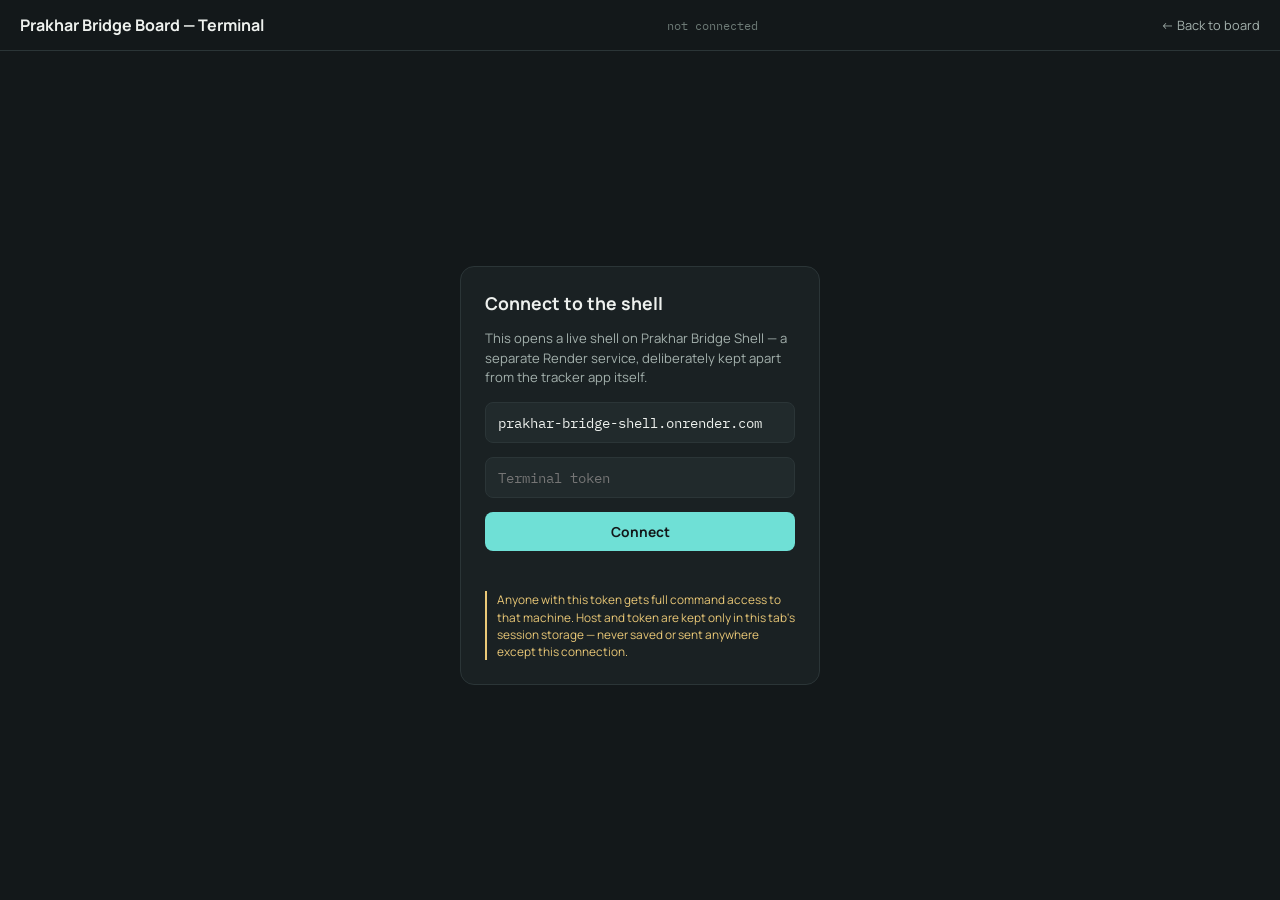
<file: signal-desk/frontend/terminal.html>
<!doctype html>
<html lang="en">
<head>
<meta charset="utf-8">
<meta name="viewport" content="width=device-width, initial-scale=1">
<title>Prakhar Bridge Board — Terminal</title>
<link rel="stylesheet" href="vendor/xterm.css">
<script src="vendor/xterm.js"></script>
<script src="vendor/xterm-addon-fit.js"></script>
<link rel="preconnect" href="https://fonts.googleapis.com">
<link rel="stylesheet" href="https://fonts.googleapis.com/css2?family=Manrope:wght@400;500;600;700;800&family=IBM+Plex+Mono:wght@400;500;600&display=swap">
<style>
  :root{
    --bg:#13181a;
    --surface:#1a2123;
    --surface-2:#212a2c;
    --ink:#eef1ee;
    --ink-soft:#a3b0ac;
    --ink-faint:#6d7a76;
    --border:#2b3537;
    --accent:#6fe0d6;
    --bad-ink:#f08a72;
    --warn-ink:#eac877;
    --font-ui:'Manrope', ui-sans-serif, system-ui, -apple-system, sans-serif;
    --font-mono:'IBM Plex Mono', ui-monospace, 'SFMono-Regular', Menlo, monospace;
    color-scheme: dark;
  }
  *{ box-sizing:border-box; }
  html,body{ margin:0; height:100%; }
  body{
    background:var(--bg); color:var(--ink); font-family:var(--font-ui);
    display:flex; flex-direction:column;
  }

  header{
    display:flex; align-items:center; justify-content:space-between; gap:12px;
    padding:14px 20px; border-bottom:1px solid var(--border); flex-shrink:0;
  }
  header .title{ font-weight:700; font-size:1rem; }
  header .status{ font-family:var(--font-mono); font-size:.76rem; color:var(--ink-faint); }
  header .status.live{ color:var(--accent); }
  header .status.err{ color:var(--bad-ink); }
  header a{ color:var(--ink-soft); font-size:.8rem; text-decoration:none; }
  header a:hover{ color:var(--ink); text-decoration:underline; }

  #gate{
    flex:1; display:flex; align-items:center; justify-content:center; padding:20px;
  }
  .gate-card{
    width:100%; max-width:360px; background:var(--surface); border:1px solid var(--border);
    border-radius:14px; padding:24px; display:flex; flex-direction:column; gap:14px;
  }
  .gate-card h1{ font-size:1.1rem; margin:0; }
  .gate-card p{ font-size:.82rem; color:var(--ink-soft); line-height:1.5; margin:0; }
  .gate-card input{
    font-family:var(--font-mono); font-size:.9rem; color:var(--ink);
    background:var(--surface-2); border:1px solid var(--border); border-radius:8px;
    padding:10px 12px; width:100%;
  }
  .gate-card input:focus{ outline:2px solid var(--accent); outline-offset:1px; }
  .gate-card button{
    font-family:var(--font-ui); font-weight:700; font-size:.86rem;
    border:none; border-radius:8px; padding:10px 16px; cursor:pointer;
    background:var(--accent); color:var(--bg);
  }
  .gate-card .warn{
    font-size:.74rem; color:var(--warn-ink); line-height:1.45;
    border-left:2px solid var(--warn-ink); padding-left:10px;
  }
  .gate-error{ font-size:.78rem; color:var(--bad-ink); min-height:1em; }

  #term-wrap{ flex:1; display:none; padding:12px; min-height:0; }
  #terminal{ height:100%; }

  .xterm{ padding:6px; }
</style>
</head>
<body>

<header>
  <div class="title">Prakhar Bridge Board — Terminal</div>
  <div class="status" id="status">not connected</div>
  <a href="index.html">← Back to board</a>
</header>

<div id="gate">
  <div class="gate-card">
    <h1>Connect to the shell</h1>
    <p>This opens a live shell on Prakhar Bridge Shell — a separate Render service, deliberately kept apart from the tracker app itself.</p>
    <input type="text" id="host-input" placeholder="Shell host (e.g. prakhar-bridge-shell.onrender.com)" autocomplete="off">
    <input type="password" id="token-input" placeholder="Terminal token" autocomplete="off">
    <button id="connect-btn">Connect</button>
    <div class="gate-error" id="gate-error"></div>
    <div class="warn">Anyone with this token gets full command access to that machine. Host and token are kept only in this tab's session storage — never saved or sent anywhere except this connection.</div>
  </div>
</div>

<div id="term-wrap"><div id="terminal"></div></div>

<script>
(function(){
  var DEFAULT_SHELL_HOST = 'prakhar-bridge-shell.onrender.com';

  var statusEl = document.getElementById('status');
  var gateEl = document.getElementById('gate');
  var termWrapEl = document.getElementById('term-wrap');
  var hostInput = document.getElementById('host-input');
  var tokenInput = document.getElementById('token-input');
  var connectBtn = document.getElementById('connect-btn');
  var gateError = document.getElementById('gate-error');

  var term = null;
  var fitAddon = null;
  var ws = null;

  function setStatus(text, cls){
    statusEl.textContent = text;
    statusEl.className = 'status' + (cls ? ' ' + cls : '');
  }

  function connect(host, token){
    gateError.textContent = '';
    connectBtn.disabled = true;
    setStatus('connecting…');

    var proto = location.protocol === 'https:' ? 'wss:' : 'ws:';
    ws = new WebSocket(proto + '//' + host + '/ws/terminal');
    ws.binaryType = 'arraybuffer';

    var authed = false;

    ws.addEventListener('open', function(){
      ws.send(token);
    });

    ws.addEventListener('message', function(ev){
      if(!authed){
        var text = typeof ev.data === 'string' ? ev.data : '';
        if(text.indexOf('Connected.') !== -1){
          authed = true;
          try{
            sessionStorage.setItem('pbb_terminal_token', token);
            sessionStorage.setItem('pbb_terminal_host', host);
          }catch(e){}
          gateEl.style.display = 'none';
          termWrapEl.style.display = 'block';
          initTerm();
          setStatus('live', 'live');
          return;
        }
        if(text.indexOf('Invalid token') !== -1 || text.indexOf('disabled') !== -1 || text.indexOf('Too many') !== -1){
          setStatus('not connected', 'err');
          gateError.textContent = text.replace(/\x1b\[[0-9;]*m/g, '').trim();
          connectBtn.disabled = false;
          ws.close();
          return;
        }
      }
      if(term){
        if(typeof ev.data === 'string'){
          term.write(ev.data);
        } else {
          term.write(new Uint8Array(ev.data));
        }
      }
    });

    ws.addEventListener('close', function(){
      setStatus('disconnected', 'err');
      connectBtn.disabled = false;
      if(term) term.write('\r\n\x1b[31m[disconnected]\x1b[0m\r\n');
    });

    ws.addEventListener('error', function(){
      setStatus('connection error', 'err');
    });
  }

  function initTerm(){
    term = new Terminal({
      fontFamily: "'IBM Plex Mono', ui-monospace, monospace",
      fontSize: 13,
      theme: {
        background: '#1a2123',
        foreground: '#eef1ee',
        cursor: '#6fe0d6'
      },
      cursorBlink: true
    });
    term.open(document.getElementById('terminal'));

    if(window.FitAddon && window.FitAddon.FitAddon){
      fitAddon = new window.FitAddon.FitAddon();
      term.loadAddon(fitAddon);
      fitAddon.fit();
      sendResize();
      window.addEventListener('resize', function(){
        fitAddon.fit();
        sendResize();
      });
    } else {
      term.resize(100, 32);
    }

    term.onData(function(data){
      if(ws && ws.readyState === WebSocket.OPEN) ws.send(data);
    });
  }

  function sendResize(){
    if(!term || !ws || ws.readyState !== WebSocket.OPEN) return;
    ws.send('\x00RESIZE:' + term.cols + ',' + term.rows);
  }

  connectBtn.addEventListener('click', function(){
    var host = hostInput.value.trim() || DEFAULT_SHELL_HOST;
    var token = tokenInput.value.trim();
    if(!token) return;
    connect(host, token);
  });
  tokenInput.addEventListener('keydown', function(e){
    if(e.key === 'Enter') connectBtn.click();
  });
  hostInput.addEventListener('keydown', function(e){
    if(e.key === 'Enter') connectBtn.click();
  });

  try{
    hostInput.value = sessionStorage.getItem('pbb_terminal_host') || DEFAULT_SHELL_HOST;
    var saved = sessionStorage.getItem('pbb_terminal_token');
    if(saved) tokenInput.value = saved;
  }catch(e){
    hostInput.value = DEFAULT_SHELL_HOST;
  }
})();
</script>
</body>
</html>
</file>
<file: signal-desk/frontend/vendor/xterm.css>
/**
 * Copyright (c) 2014 The xterm.js authors. All rights reserved.
 * Copyright (c) 2012-2013, Christopher Jeffrey (MIT License)
 * https://github.com/chjj/term.js
 * @license MIT
 *
 * Permission is hereby granted, free of charge, to any person obtaining a copy
 * of this software and associated documentation files (the "Software"), to deal
 * in the Software without restriction, including without limitation the rights
 * to use, copy, modify, merge, publish, distribute, sublicense, and/or sell
 * copies of the Software, and to permit persons to whom the Software is
 * furnished to do so, subject to the following conditions:
 *
 * The above copyright notice and this permission notice shall be included in
 * all copies or substantial portions of the Software.
 *
 * THE SOFTWARE IS PROVIDED "AS IS", WITHOUT WARRANTY OF ANY KIND, EXPRESS OR
 * IMPLIED, INCLUDING BUT NOT LIMITED TO THE WARRANTIES OF MERCHANTABILITY,
 * FITNESS FOR A PARTICULAR PURPOSE AND NONINFRINGEMENT. IN NO EVENT SHALL THE
 * AUTHORS OR COPYRIGHT HOLDERS BE LIABLE FOR ANY CLAIM, DAMAGES OR OTHER
 * LIABILITY, WHETHER IN AN ACTION OF CONTRACT, TORT OR OTHERWISE, ARISING FROM,
 * OUT OF OR IN CONNECTION WITH THE SOFTWARE OR THE USE OR OTHER DEALINGS IN
 * THE SOFTWARE.
 *
 * Originally forked from (with the author's permission):
 *   Fabrice Bellard's javascript vt100 for jslinux:
 *   http://bellard.org/jslinux/
 *   Copyright (c) 2011 Fabrice Bellard
 *   The original design remains. The terminal itself
 *   has been extended to include xterm CSI codes, among
 *   other features.
 */

/**
 *  Default styles for xterm.js
 */

.xterm {
    cursor: text;
    position: relative;
    user-select: none;
    -ms-user-select: none;
    -webkit-user-select: none;
}

.xterm.focus,
.xterm:focus {
    outline: none;
}

.xterm .xterm-helpers {
    position: absolute;
    top: 0;
    /**
     * The z-index of the helpers must be higher than the canvases in order for
     * IMEs to appear on top.
     */
    z-index: 5;
}

.xterm .xterm-helper-textarea {
    padding: 0;
    border: 0;
    margin: 0;
    /* Move textarea out of the screen to the far left, so that the cursor is not visible */
    position: absolute;
    opacity: 0;
    left: -9999em;
    top: 0;
    width: 0;
    height: 0;
    z-index: -5;
    /** Prevent wrapping so the IME appears against the textarea at the correct position */
    white-space: nowrap;
    overflow: hidden;
    resize: none;
}

.xterm .composition-view {
    /* TODO: Composition position got messed up somewhere */
    background: #000;
    color: #FFF;
    display: none;
    position: absolute;
    white-space: nowrap;
    z-index: 1;
}

.xterm .composition-view.active {
    display: block;
}

.xterm .xterm-viewport {
    /* On OS X this is required in order for the scroll bar to appear fully opaque */
    background-color: #000;
    overflow-y: scroll;
    cursor: default;
    position: absolute;
    right: 0;
    left: 0;
    top: 0;
    bottom: 0;
}

.xterm .xterm-screen {
    position: relative;
}

.xterm .xterm-screen canvas {
    position: absolute;
    left: 0;
    top: 0;
}

.xterm-char-measure-element {
    display: inline-block;
    visibility: hidden;
    position: absolute;
    top: 0;
    left: -9999em;
    line-height: normal;
}

.xterm.enable-mouse-events {
    /* When mouse events are enabled (eg. tmux), revert to the standard pointer cursor */
    cursor: default;
}

.xterm.xterm-cursor-pointer,
.xterm .xterm-cursor-pointer {
    cursor: pointer;
}

.xterm.column-select.focus {
    /* Column selection mode */
    cursor: crosshair;
}

.xterm .xterm-accessibility:not(.debug),
.xterm .xterm-message {
    position: absolute;
    left: 0;
    top: 0;
    bottom: 0;
    right: 0;
    z-index: 10;
    color: transparent;
    pointer-events: none;
}

.xterm .xterm-accessibility-tree:not(.debug) *::selection {
  color: transparent;
}

.xterm .xterm-accessibility-tree {
  font-family: monospace;
  user-select: text;
  white-space: pre;
}

.xterm .xterm-accessibility-tree > div {
  transform-origin: left;
  width: fit-content;
}

.xterm .live-region {
    position: absolute;
    left: -9999px;
    width: 1px;
    height: 1px;
    overflow: hidden;
}

.xterm-dim {
    /* Dim should not apply to background, so the opacity of the foreground color is applied
     * explicitly in the generated class and reset to 1 here */
    opacity: 1 !important;
}

.xterm-underline-1 { text-decoration: underline; }
.xterm-underline-2 { text-decoration: double underline; }
.xterm-underline-3 { text-decoration: wavy underline; }
.xterm-underline-4 { text-decoration: dotted underline; }
.xterm-underline-5 { text-decoration: dashed underline; }

.xterm-overline {
    text-decoration: overline;
}

.xterm-overline.xterm-underline-1 { text-decoration: overline underline; }
.xterm-overline.xterm-underline-2 { text-decoration: overline double underline; }
.xterm-overline.xterm-underline-3 { text-decoration: overline wavy underline; }
.xterm-overline.xterm-underline-4 { text-decoration: overline dotted underline; }
.xterm-overline.xterm-underline-5 { text-decoration: overline dashed underline; }

.xterm-strikethrough {
    text-decoration: line-through;
}

.xterm-screen .xterm-decoration-container .xterm-decoration {
	z-index: 6;
	position: absolute;
}

.xterm-screen .xterm-decoration-container .xterm-decoration.xterm-decoration-top-layer {
	z-index: 7;
}

.xterm-decoration-overview-ruler {
    z-index: 8;
    position: absolute;
    top: 0;
    right: 0;
    pointer-events: none;
}

.xterm-decoration-top {
    z-index: 2;
    position: relative;
}



/* Derived from vs/base/browser/ui/scrollbar/media/scrollbar.css */

/* xterm.js customization: Override xterm's cursor style */
.xterm .xterm-scrollable-element > .scrollbar {
    cursor: default;
}

/* Arrows */
.xterm .xterm-scrollable-element > .scrollbar > .scra {
	cursor: pointer;
	font-size: 11px !important;
}

.xterm .xterm-scrollable-element > .visible {
	opacity: 1;

	/* Background rule added for IE9 - to allow clicks on dom node */
	background:rgba(0,0,0,0);

	transition: opacity 100ms linear;
	/* In front of peek view */
	z-index: 11;
}
.xterm .xterm-scrollable-element > .invisible {
	opacity: 0;
	pointer-events: none;
}
.xterm .xterm-scrollable-element > .invisible.fade {
	transition: opacity 800ms linear;
}

/* Scrollable Content Inset Shadow */
.xterm .xterm-scrollable-element > .shadow {
	position: absolute;
	display: none;
}
.xterm .xterm-scrollable-element > .shadow.top {
	display: block;
	top: 0;
	left: 3px;
	height: 3px;
	width: 100%;
	box-shadow: var(--vscode-scrollbar-shadow, #000) 0 6px 6px -6px inset;
}
.xterm .xterm-scrollable-element > .shadow.left {
	display: block;
	top: 3px;
	left: 0;
	height: 100%;
	width: 3px;
	box-shadow: var(--vscode-scrollbar-shadow, #000) 6px 0 6px -6px inset;
}
.xterm .xterm-scrollable-element > .shadow.top-left-corner {
	display: block;
	top: 0;
	left: 0;
	height: 3px;
	width: 3px;
}
.xterm .xterm-scrollable-element > .shadow.top.left {
	box-shadow: var(--vscode-scrollbar-shadow, #000) 6px 0 6px -6px inset;
}
</file>
